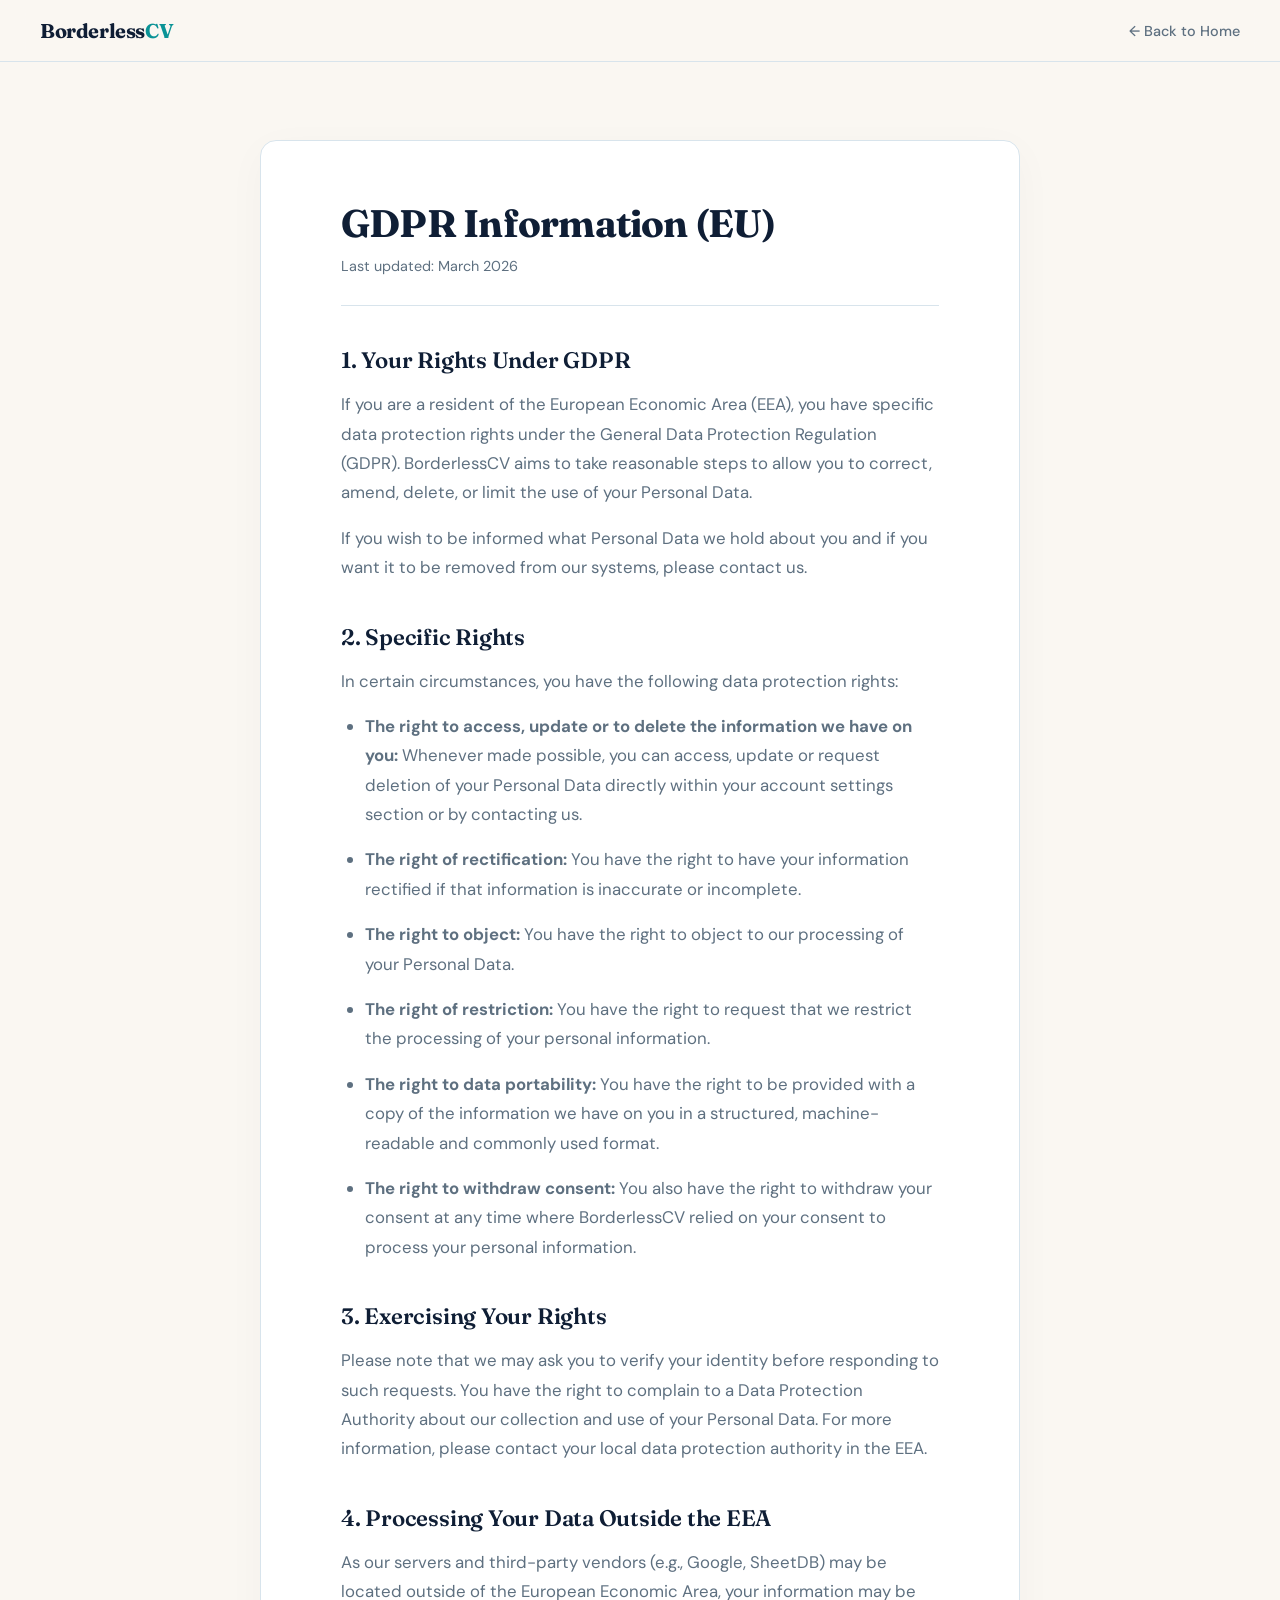
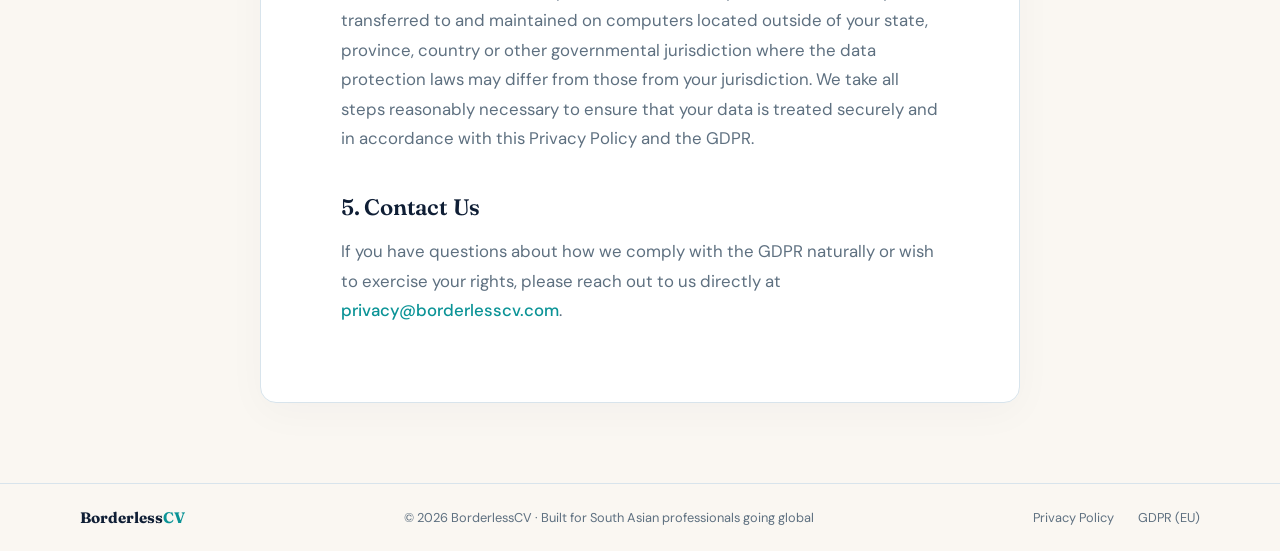
<file: gdpr.html>
<!DOCTYPE html>
<html lang="en">

<head>
    <!-- Google tag (gtag.js) -->
    <script async src="https://www.googletagmanager.com/gtag/js?id=G-1D4NRC909V"></script>
    <script>
        window.dataLayer = window.dataLayer || [];
        function gtag() { dataLayer.push(arguments); }
        gtag('js', new Date());

        gtag('config', 'G-1D4NRC909V');
    </script>
    <meta charset="UTF-8">
    <meta name="viewport" content="width=device-width, initial-scale=1.0">
    <title>GDPR Information — BorderlessCV</title>
    <link rel="icon" type="image/png" href="favicon.png">
    <link
        href="https://fonts.googleapis.com/css2?family=Fraunces:ital,opsz,wght@0,9..144,300;0,9..144,600;0,9..144,700;1,9..144,400&family=DM+Sans:wght@300;400;500&display=swap"
        rel="stylesheet">
    <style>
        *,
        *::before,
        *::after {
            box-sizing: border-box;
            margin: 0;
            padding: 0;
        }

        :root {
            --navy: #0F1E35;
            --teal: #0A9396;
            --cream: #FAF7F2;
            --text: #1C2B3A;
            --muted: #5E7080;
            --border: #D8E4EC;
        }

        html {
            scroll-behavior: smooth;
        }

        body {
            font-family: 'DM Sans', sans-serif;
            background: var(--cream);
            color: var(--text);
            overflow-x: hidden;
            display: flex;
            flex-direction: column;
            min-height: 100vh;
        }

        nav {
            position: fixed;
            top: 0;
            left: 0;
            right: 0;
            z-index: 100;
            display: flex;
            align-items: center;
            justify-content: space-between;
            padding: 18px 40px;
            background: rgba(250, 247, 242, 0.92);
            backdrop-filter: blur(12px);
            border-bottom: 1px solid var(--border);
        }

        .logo {
            font-family: 'Fraunces', serif;
            font-size: 1.25rem;
            font-weight: 700;
            color: var(--navy);
            letter-spacing: -0.02em;
            text-decoration: none;
        }

        .logo span {
            color: var(--teal);
        }

        nav a.back-link {
            font-size: 0.9rem;
            font-weight: 500;
            color: var(--muted);
            text-decoration: none;
            transition: color .2s;
            display: flex;
            align-items: center;
            gap: 6px;
        }

        nav a.back-link:hover {
            color: var(--teal);
        }

        .legal-section {
            padding: 140px 40px 80px;
            flex: 1;
        }

        .legal-inner {
            max-width: 760px;
            margin: 0 auto;
            background: white;
            padding: 60px 80px;
            border-radius: 16px;
            border: 1px solid var(--border);
            box-shadow: 0 10px 40px rgba(15, 30, 53, 0.03);
        }

        .legal-header {
            margin-bottom: 40px;
            padding-bottom: 30px;
            border-bottom: 1px solid var(--border);
        }

        .legal-header h1 {
            font-family: 'Fraunces', serif;
            font-size: clamp(2rem, 3vw, 2.6rem);
            font-weight: 700;
            color: var(--navy);
            line-height: 1.15;
            letter-spacing: -0.02em;
            margin-bottom: 12px;
        }

        .legal-header p {
            font-size: 0.9rem;
            color: var(--muted);
        }

        .legal-content h2 {
            font-family: 'Fraunces', serif;
            font-size: 1.4rem;
            font-weight: 600;
            color: var(--navy);
            margin: 40px 0 16px;
            letter-spacing: -0.01em;
        }

        .legal-content h2:first-child {
            margin-top: 0;
        }

        .legal-content p,
        .legal-content li {
            font-size: 1.05rem;
            color: var(--muted);
            line-height: 1.75;
            margin-bottom: 16px;
        }

        .legal-content ul {
            margin: 0 0 24px 24px;
        }

        .legal-content a {
            color: var(--teal);
            text-decoration: none;
            font-weight: 500;
        }

        .legal-content a:hover {
            text-decoration: underline;
        }

        footer {
            padding: 24px 80px;
            border-top: 1px solid var(--border);
            display: flex;
            align-items: center;
            justify-content: space-between;
            background: var(--cream);
        }

        footer p {
            font-size: 0.8rem;
            color: var(--muted);
        }

        footer .logo-sm {
            font-family: 'Fraunces', serif;
            font-size: 0.95rem;
            font-weight: 700;
            color: var(--navy);
        }

        footer .logo-sm span {
            color: var(--teal);
        }

        footer .footer-links {
            display: flex;
            gap: 24px;
        }

        footer .footer-links a {
            font-size: 0.8rem;
            color: var(--muted);
            text-decoration: none;
            transition: color 0.2s;
        }

        footer .footer-links a:hover {
            color: var(--teal);
        }

        @media (max-width: 900px) {
            nav {
                padding: 14px 24px;
            }

            .legal-section {
                padding: 100px 24px 60px;
            }

            .legal-inner {
                padding: 40px 32px;
            }

            footer {
                padding: 24px 32px;
                flex-direction: column;
                gap: 16px;
                text-align: center;
            }
        }
    </style>
</head>

<body>

    <nav>
        <a href="index.html" class="logo">Borderless<span>CV</span></a>
        <a href="index.html" class="back-link">← Back to Home</a>
    </nav>

    <section class="legal-section">
        <div class="legal-inner">
            <div class="legal-header">
                <h1>GDPR Information (EU)</h1>
                <p>Last updated: March 2026</p>
            </div>
            <div class="legal-content">
                <h2>1. Your Rights Under GDPR</h2>
                <p>If you are a resident of the European Economic Area (EEA), you have specific data protection rights
                    under the General Data Protection Regulation (GDPR). BorderlessCV aims to take reasonable steps to
                    allow you to correct, amend, delete, or limit the use of your Personal Data.</p>
                <p>If you wish to be informed what Personal Data we hold about you and if you want it to be removed from
                    our systems, please contact us.</p>

                <h2>2. Specific Rights</h2>
                <p>In certain circumstances, you have the following data protection rights:</p>
                <ul>
                    <li><strong>The right to access, update or to delete the information we have on you:</strong>
                        Whenever made possible, you can access, update or request deletion of your Personal Data
                        directly within your account settings section or by contacting us.</li>
                    <li><strong>The right of rectification:</strong> You have the right to have your information
                        rectified if that information is inaccurate or incomplete.</li>
                    <li><strong>The right to object:</strong> You have the right to object to our processing of your
                        Personal Data.</li>
                    <li><strong>The right of restriction:</strong> You have the right to request that we restrict the
                        processing of your personal information.</li>
                    <li><strong>The right to data portability:</strong> You have the right to be provided with a copy of
                        the information we have on you in a structured, machine-readable and commonly used format.</li>
                    <li><strong>The right to withdraw consent:</strong> You also have the right to withdraw your consent
                        at any time where BorderlessCV relied on your consent to process your personal information.</li>
                </ul>

                <h2>3. Exercising Your Rights</h2>
                <p>Please note that we may ask you to verify your identity before responding to such requests. You have
                    the right to complain to a Data Protection Authority about our collection and use of your Personal
                    Data. For more information, please contact your local data protection authority in the EEA.</p>

                <h2>4. Processing Your Data Outside the EEA</h2>
                <p>As our servers and third-party vendors (e.g., Google, SheetDB) may be located outside of the European
                    Economic Area, your information may be transferred to and maintained on computers located outside of
                    your state, province, country or other governmental jurisdiction where the data protection laws may
                    differ from those from your jurisdiction. We take all steps reasonably necessary to ensure that your
                    data is treated securely and in accordance with this Privacy Policy and the GDPR.</p>

                <h2>5. Contact Us</h2>
                <p>If you have questions about how we comply with the GDPR naturally or wish to exercise your rights,
                    please reach out to us directly at <a
                        href="mailto:privacy@borderlesscv.com">privacy@borderlesscv.com</a>.</p>
            </div>
        </div>
    </section>

    <footer>
        <div class="logo-sm">Borderless<span>CV</span></div>
        <p>© 2026 BorderlessCV · Built for South Asian professionals going global</p>
        <div class="footer-links">
            <a href="privacy.html">Privacy Policy</a>
            <a href="gdpr.html">GDPR (EU)</a>
        </div>
    </footer>

</body>

</html>
</file>
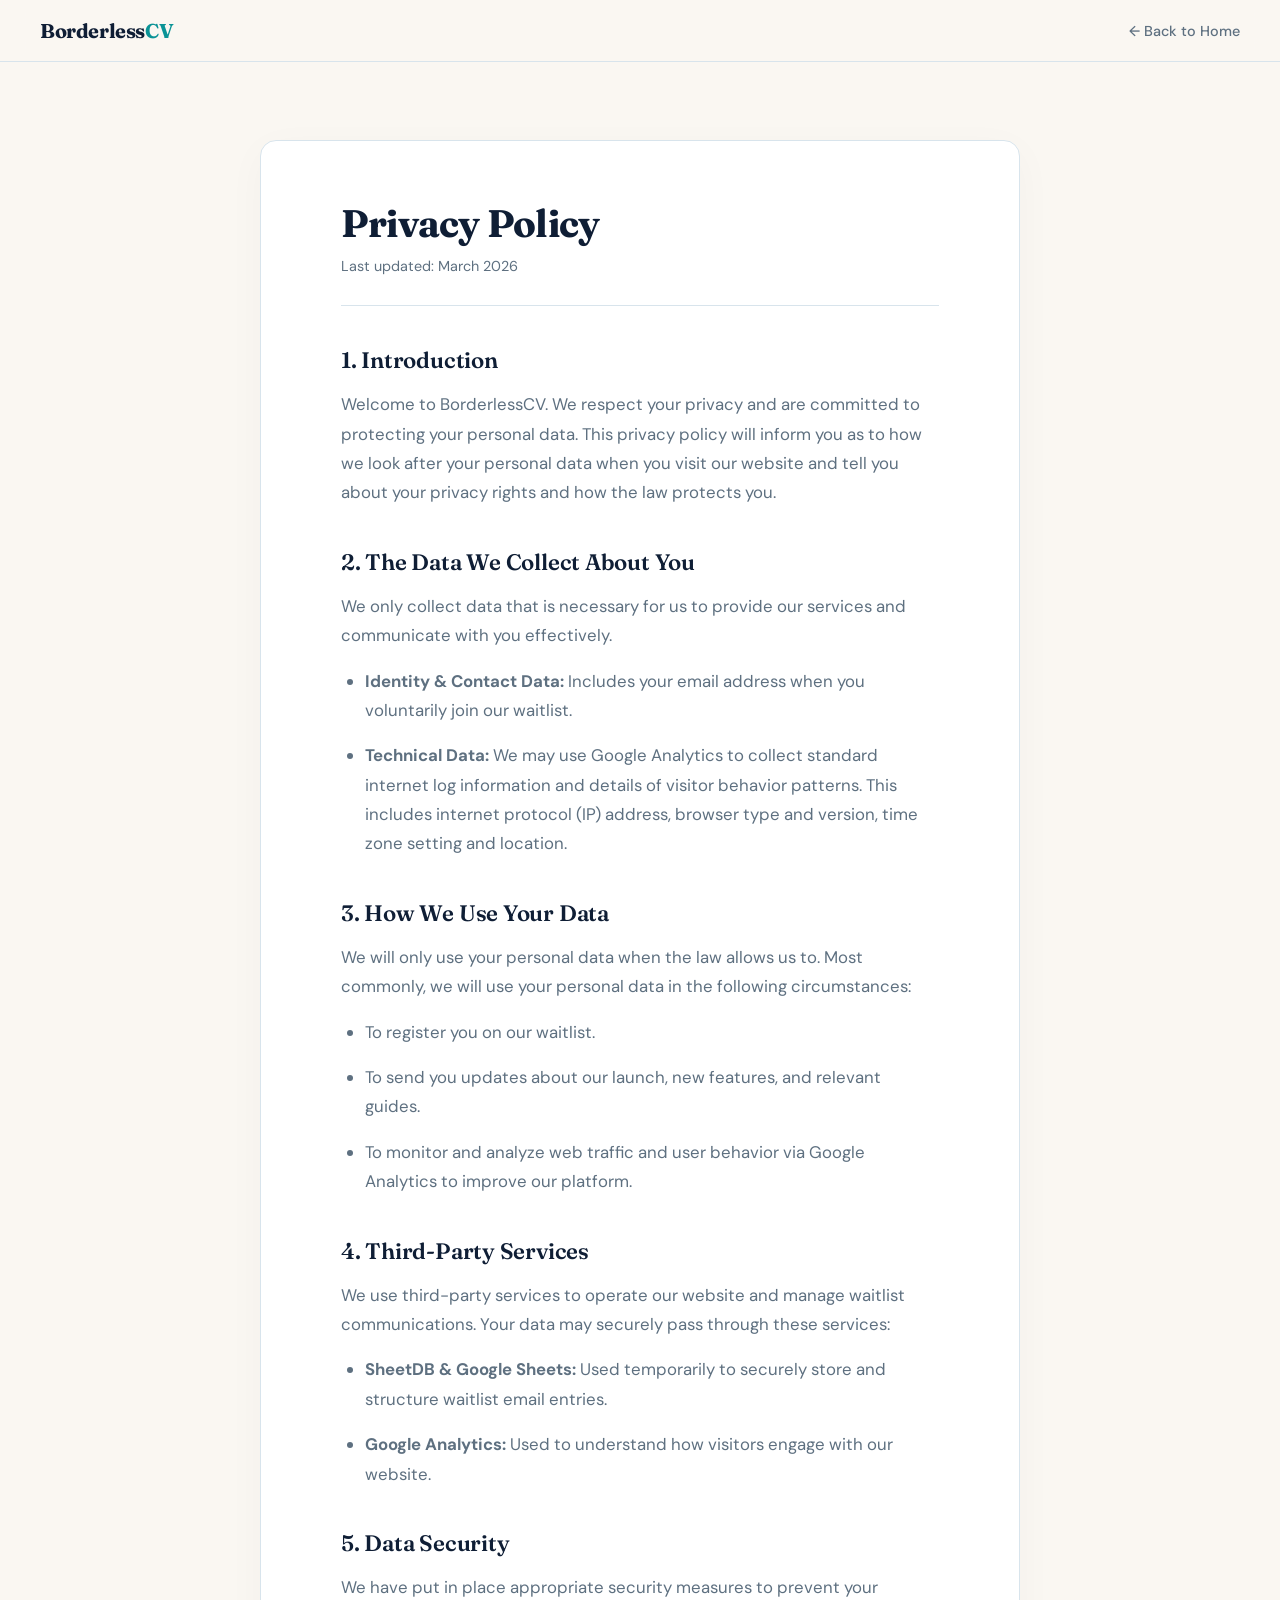
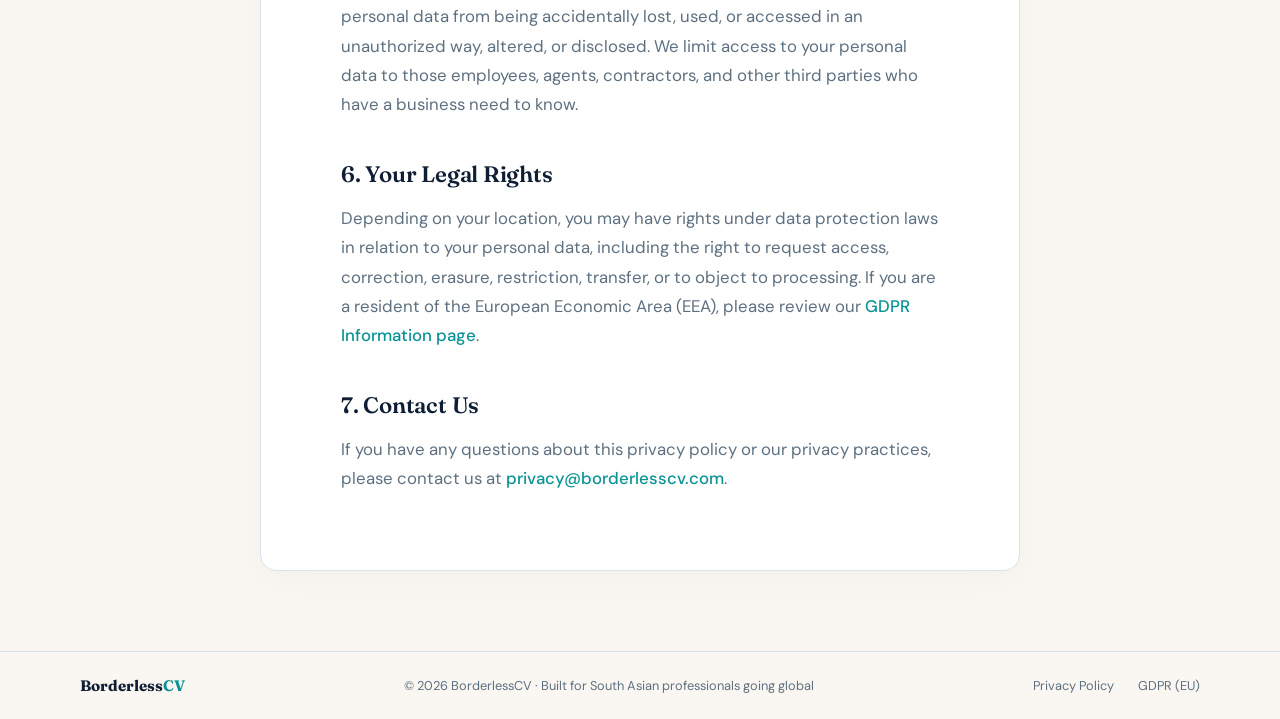
<file: privacy.html>
<!DOCTYPE html>
<html lang="en">

<head>
    <!-- Google tag (gtag.js) -->
    <script async src="https://www.googletagmanager.com/gtag/js?id=G-1D4NRC909V"></script>
    <script>
        window.dataLayer = window.dataLayer || [];
        function gtag() { dataLayer.push(arguments); }
        gtag('js', new Date());

        gtag('config', 'G-1D4NRC909V');
    </script>
    <meta charset="UTF-8">
    <meta name="viewport" content="width=device-width, initial-scale=1.0">
    <title>Privacy Policy — BorderlessCV</title>
    <link rel="icon" type="image/png" href="favicon.png">
    <link
        href="https://fonts.googleapis.com/css2?family=Fraunces:ital,opsz,wght@0,9..144,300;0,9..144,600;0,9..144,700;1,9..144,400&family=DM+Sans:wght@300;400;500&display=swap"
        rel="stylesheet">
    <style>
        *,
        *::before,
        *::after {
            box-sizing: border-box;
            margin: 0;
            padding: 0;
        }

        :root {
            --navy: #0F1E35;
            --teal: #0A9396;
            --teal2: #94D2BD;
            --cream: #FAF7F2;
            --sand: #E9C46A;
            --rust: #CA6702;
            --text: #1C2B3A;
            --muted: #5E7080;
            --border: #D8E4EC;
        }

        html {
            scroll-behavior: smooth;
        }

        body {
            font-family: 'DM Sans', sans-serif;
            background: var(--cream);
            color: var(--text);
            overflow-x: hidden;
            display: flex;
            flex-direction: column;
            min-height: 100vh;
        }

        nav {
            position: fixed;
            top: 0;
            left: 0;
            right: 0;
            z-index: 100;
            display: flex;
            align-items: center;
            justify-content: space-between;
            padding: 18px 40px;
            background: rgba(250, 247, 242, 0.92);
            backdrop-filter: blur(12px);
            border-bottom: 1px solid var(--border);
        }

        .logo {
            font-family: 'Fraunces', serif;
            font-size: 1.25rem;
            font-weight: 700;
            color: var(--navy);
            letter-spacing: -0.02em;
            text-decoration: none;
        }

        .logo span {
            color: var(--teal);
        }

        nav a.back-link {
            font-size: 0.9rem;
            font-weight: 500;
            color: var(--muted);
            text-decoration: none;
            transition: color .2s;
            display: flex;
            align-items: center;
            gap: 6px;
        }

        nav a.back-link:hover {
            color: var(--teal);
        }

        .legal-section {
            padding: 140px 40px 80px;
            flex: 1;
        }

        .legal-inner {
            max-width: 760px;
            margin: 0 auto;
            background: white;
            padding: 60px 80px;
            border-radius: 16px;
            border: 1px solid var(--border);
            box-shadow: 0 10px 40px rgba(15, 30, 53, 0.03);
        }

        .legal-header {
            margin-bottom: 40px;
            padding-bottom: 30px;
            border-bottom: 1px solid var(--border);
        }

        .legal-header h1 {
            font-family: 'Fraunces', serif;
            font-size: clamp(2rem, 3vw, 2.6rem);
            font-weight: 700;
            color: var(--navy);
            line-height: 1.15;
            letter-spacing: -0.02em;
            margin-bottom: 12px;
        }

        .legal-header p {
            font-size: 0.9rem;
            color: var(--muted);
        }

        .legal-content h2 {
            font-family: 'Fraunces', serif;
            font-size: 1.4rem;
            font-weight: 600;
            color: var(--navy);
            margin: 40px 0 16px;
            letter-spacing: -0.01em;
        }

        .legal-content h2:first-child {
            margin-top: 0;
        }

        .legal-content h3 {
            font-family: 'DM Sans', sans-serif;
            font-size: 1.1rem;
            font-weight: 600;
            color: var(--navy);
            margin: 24px 0 12px;
        }

        .legal-content p,
        .legal-content li {
            font-size: 1.05rem;
            color: var(--muted);
            line-height: 1.75;
            margin-bottom: 16px;
        }

        .legal-content ul {
            margin: 0 0 24px 24px;
        }

        .legal-content a {
            color: var(--teal);
            text-decoration: none;
            font-weight: 500;
        }

        .legal-content a:hover {
            text-decoration: underline;
        }

        footer {
            padding: 24px 80px;
            border-top: 1px solid var(--border);
            display: flex;
            align-items: center;
            justify-content: space-between;
            background: var(--cream);
        }

        footer p {
            font-size: 0.8rem;
            color: var(--muted);
        }

        footer .logo-sm {
            font-family: 'Fraunces', serif;
            font-size: 0.95rem;
            font-weight: 700;
            color: var(--navy);
        }

        footer .logo-sm span {
            color: var(--teal);
        }

        footer .footer-links {
            display: flex;
            gap: 24px;
        }

        footer .footer-links a {
            font-size: 0.8rem;
            color: var(--muted);
            text-decoration: none;
            transition: color 0.2s;
        }

        footer .footer-links a:hover {
            color: var(--teal);
        }

        @media (max-width: 900px) {
            nav {
                padding: 14px 24px;
            }

            .legal-section {
                padding: 100px 24px 60px;
            }

            .legal-inner {
                padding: 40px 32px;
            }

            footer {
                padding: 24px 32px;
                flex-direction: column;
                gap: 16px;
                text-align: center;
            }
        }
    </style>
</head>

<body>

    <nav>
        <a href="index.html" class="logo">Borderless<span>CV</span></a>
        <a href="index.html" class="back-link">← Back to Home</a>
    </nav>

    <section class="legal-section">
        <div class="legal-inner">
            <div class="legal-header">
                <h1>Privacy Policy</h1>
                <p>Last updated: March 2026</p>
            </div>
            <div class="legal-content">
                <h2>1. Introduction</h2>
                <p>Welcome to BorderlessCV. We respect your privacy and are committed to protecting your personal data.
                    This privacy policy will inform you as to how we look after your personal data when you visit our
                    website and tell you about your privacy rights and how the law protects you.</p>

                <h2>2. The Data We Collect About You</h2>
                <p>We only collect data that is necessary for us to provide our services and communicate with you
                    effectively.</p>
                <ul>
                    <li><strong>Identity & Contact Data:</strong> Includes your email address when you voluntarily join
                        our waitlist.</li>
                    <li><strong>Technical Data:</strong> We may use Google Analytics to collect standard internet log
                        information and details of visitor behavior patterns. This includes internet protocol (IP)
                        address, browser type and version, time zone setting and location.</li>
                </ul>

                <h2>3. How We Use Your Data</h2>
                <p>We will only use your personal data when the law allows us to. Most commonly, we will use your
                    personal data in the following circumstances:</p>
                <ul>
                    <li>To register you on our waitlist.</li>
                    <li>To send you updates about our launch, new features, and relevant guides.</li>
                    <li>To monitor and analyze web traffic and user behavior via Google Analytics to improve our
                        platform.</li>
                </ul>

                <h2>4. Third-Party Services</h2>
                <p>We use third-party services to operate our website and manage waitlist communications. Your data may
                    securely pass through these services:</p>
                <ul>
                    <li><strong>SheetDB & Google Sheets:</strong> Used temporarily to securely store and structure
                        waitlist email entries.</li>
                    <li><strong>Google Analytics:</strong> Used to understand how visitors engage with our website.</li>
                </ul>

                <h2>5. Data Security</h2>
                <p>We have put in place appropriate security measures to prevent your personal data from being
                    accidentally lost, used, or accessed in an unauthorized way, altered, or disclosed. We limit access
                    to your personal data to those employees, agents, contractors, and other third parties who have a
                    business need to know.</p>

                <h2>6. Your Legal Rights</h2>
                <p>Depending on your location, you may have rights under data protection laws in relation to your
                    personal data, including the right to request access, correction, erasure, restriction, transfer, or
                    to object to processing. If you are a resident of the European Economic Area (EEA), please review
                    our <a href="gdpr.html">GDPR Information page</a>.</p>

                <h2>7. Contact Us</h2>
                <p>If you have any questions about this privacy policy or our privacy practices, please contact us at <a
                        href="mailto:privacy@borderlesscv.com">privacy@borderlesscv.com</a>.</p>
            </div>
        </div>
    </section>

    <footer>
        <div class="logo-sm">Borderless<span>CV</span></div>
        <p>© 2026 BorderlessCV · Built for South Asian professionals going global</p>
        <div class="footer-links">
            <a href="privacy.html">Privacy Policy</a>
            <a href="gdpr.html">GDPR (EU)</a>
        </div>
    </footer>

</body>

</html>
</file>
